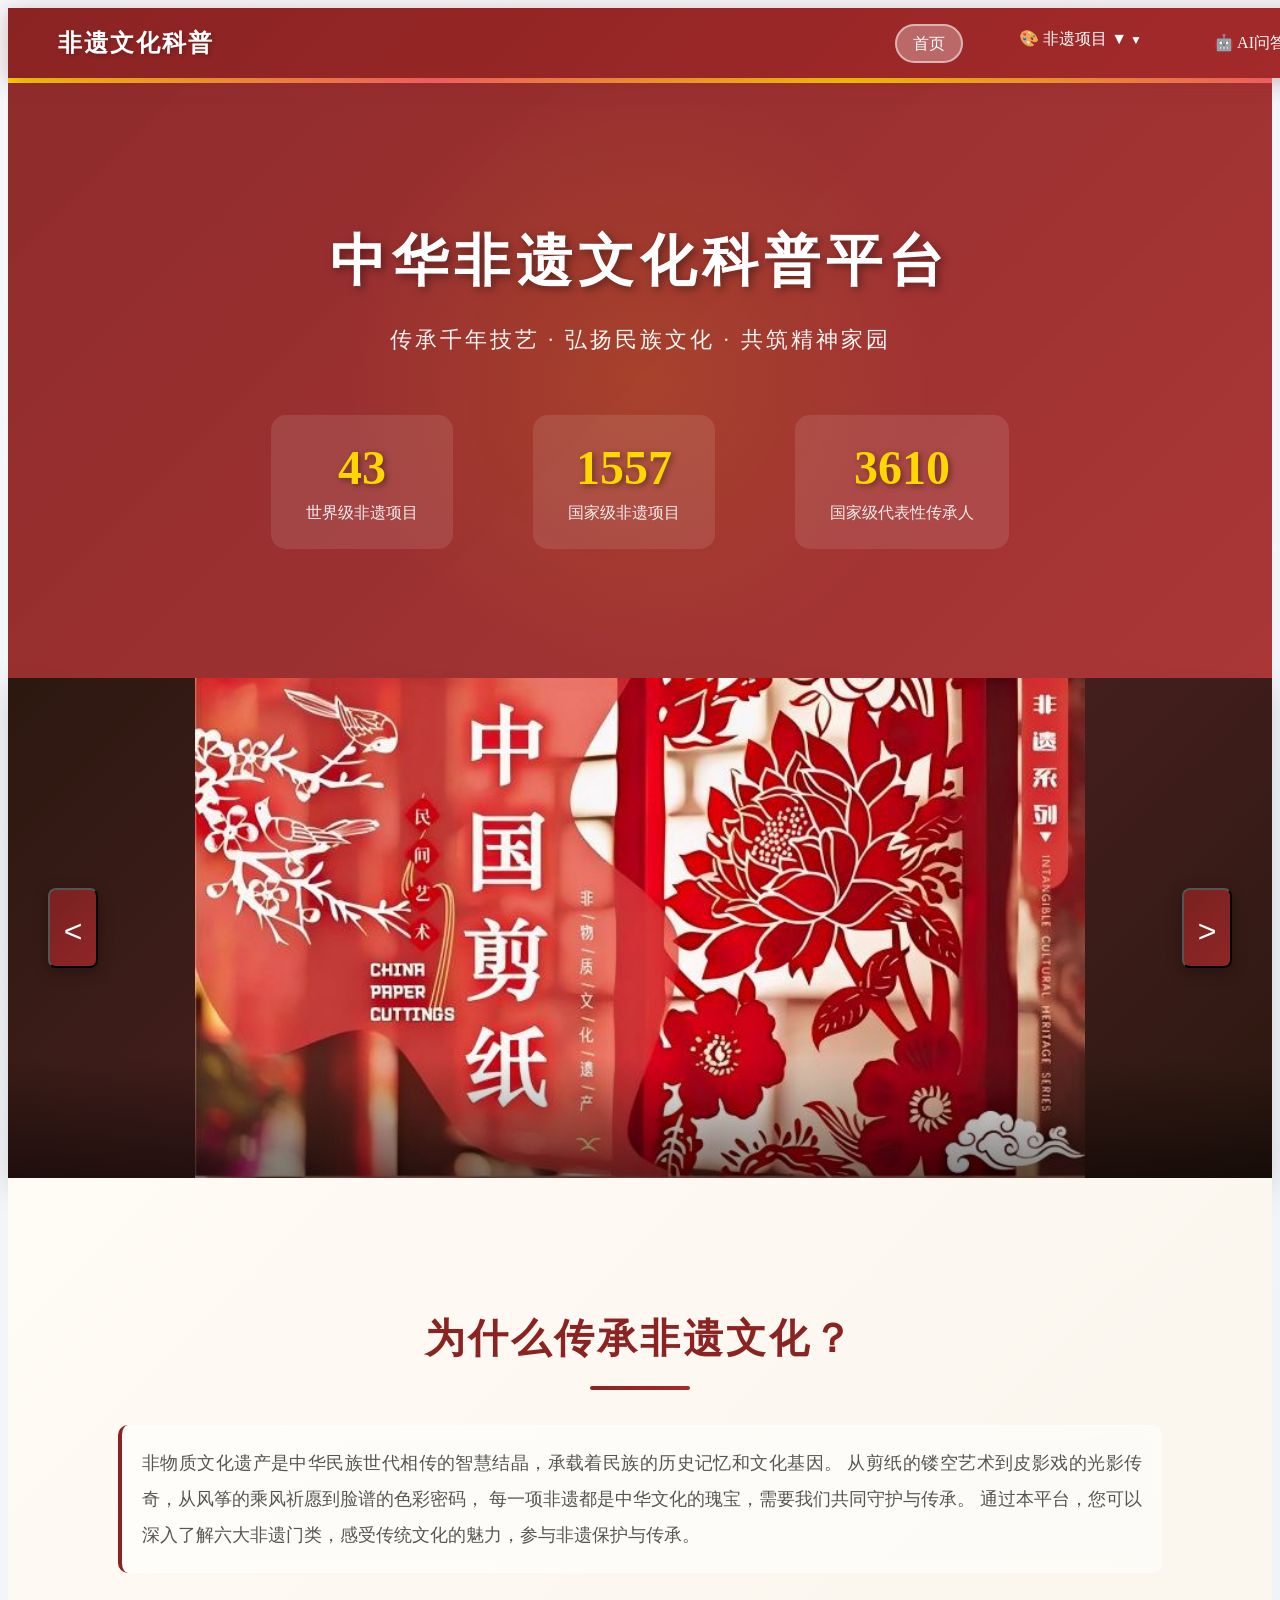
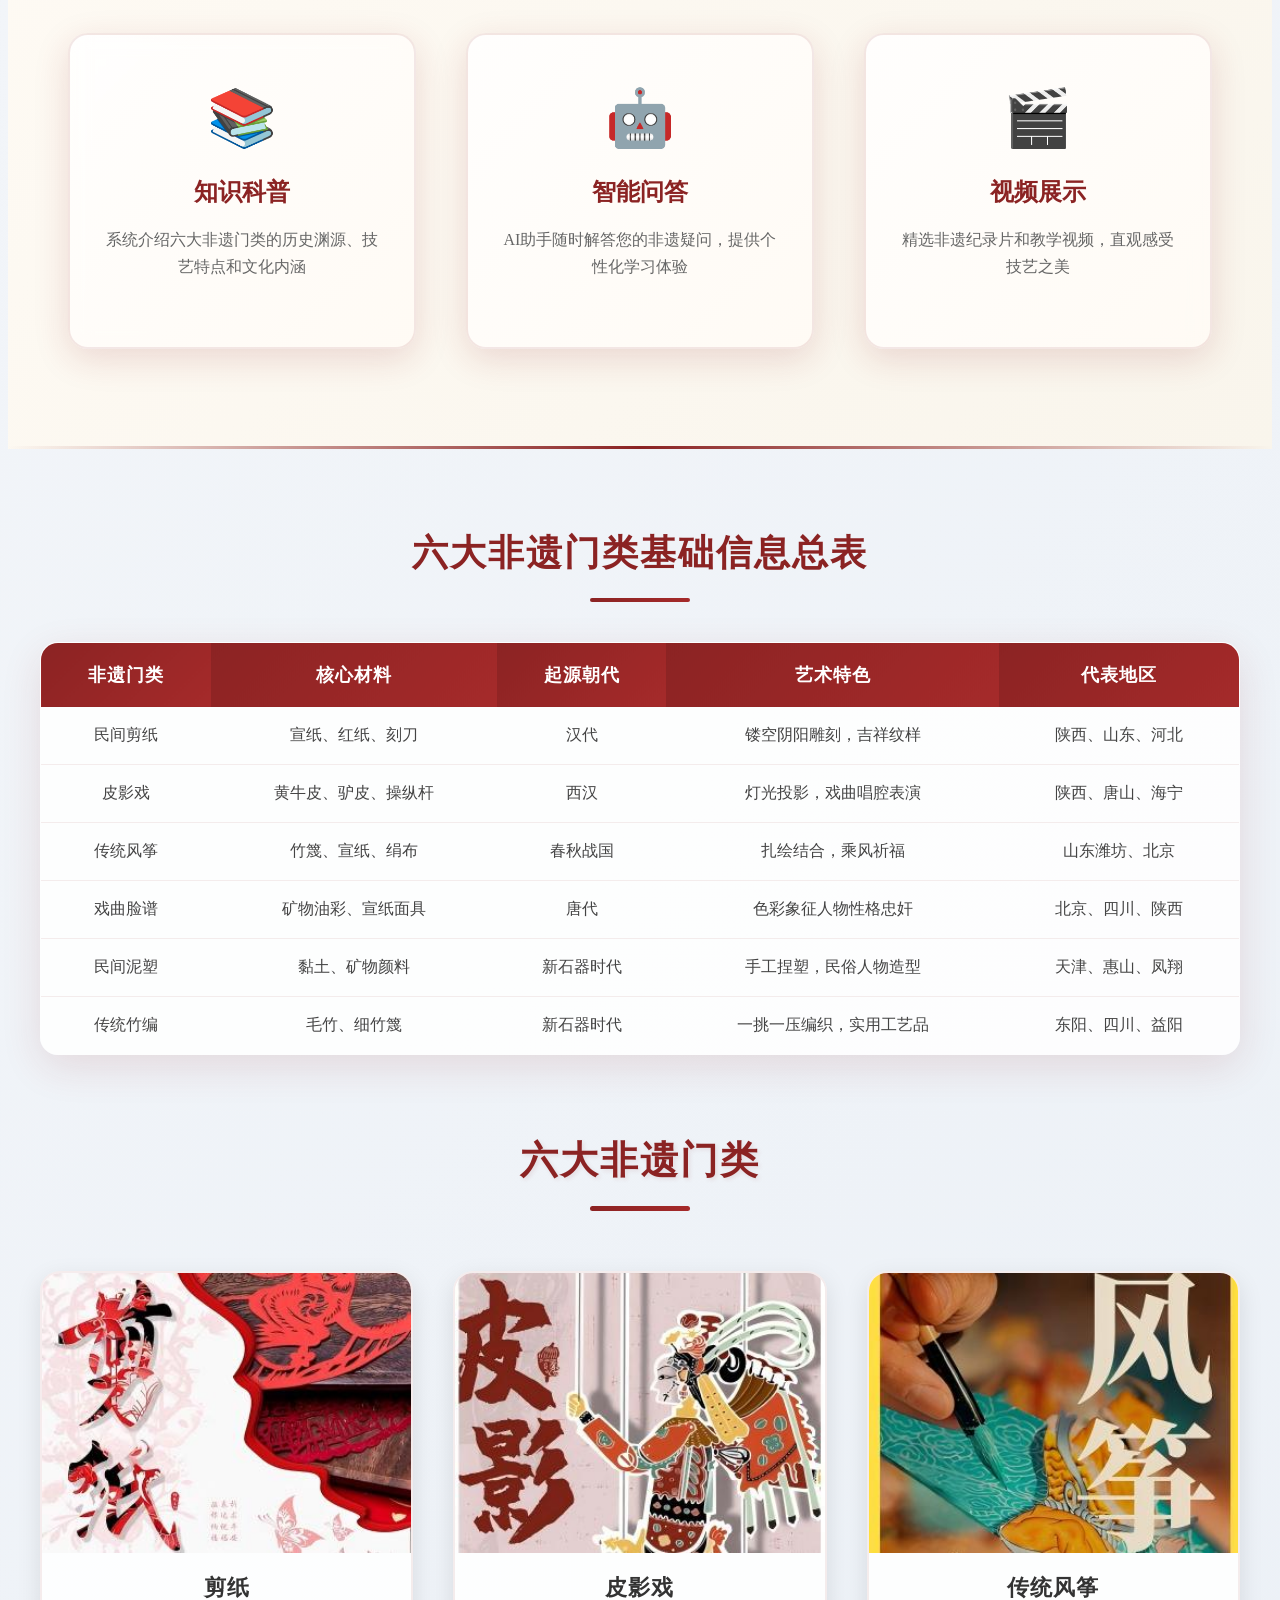
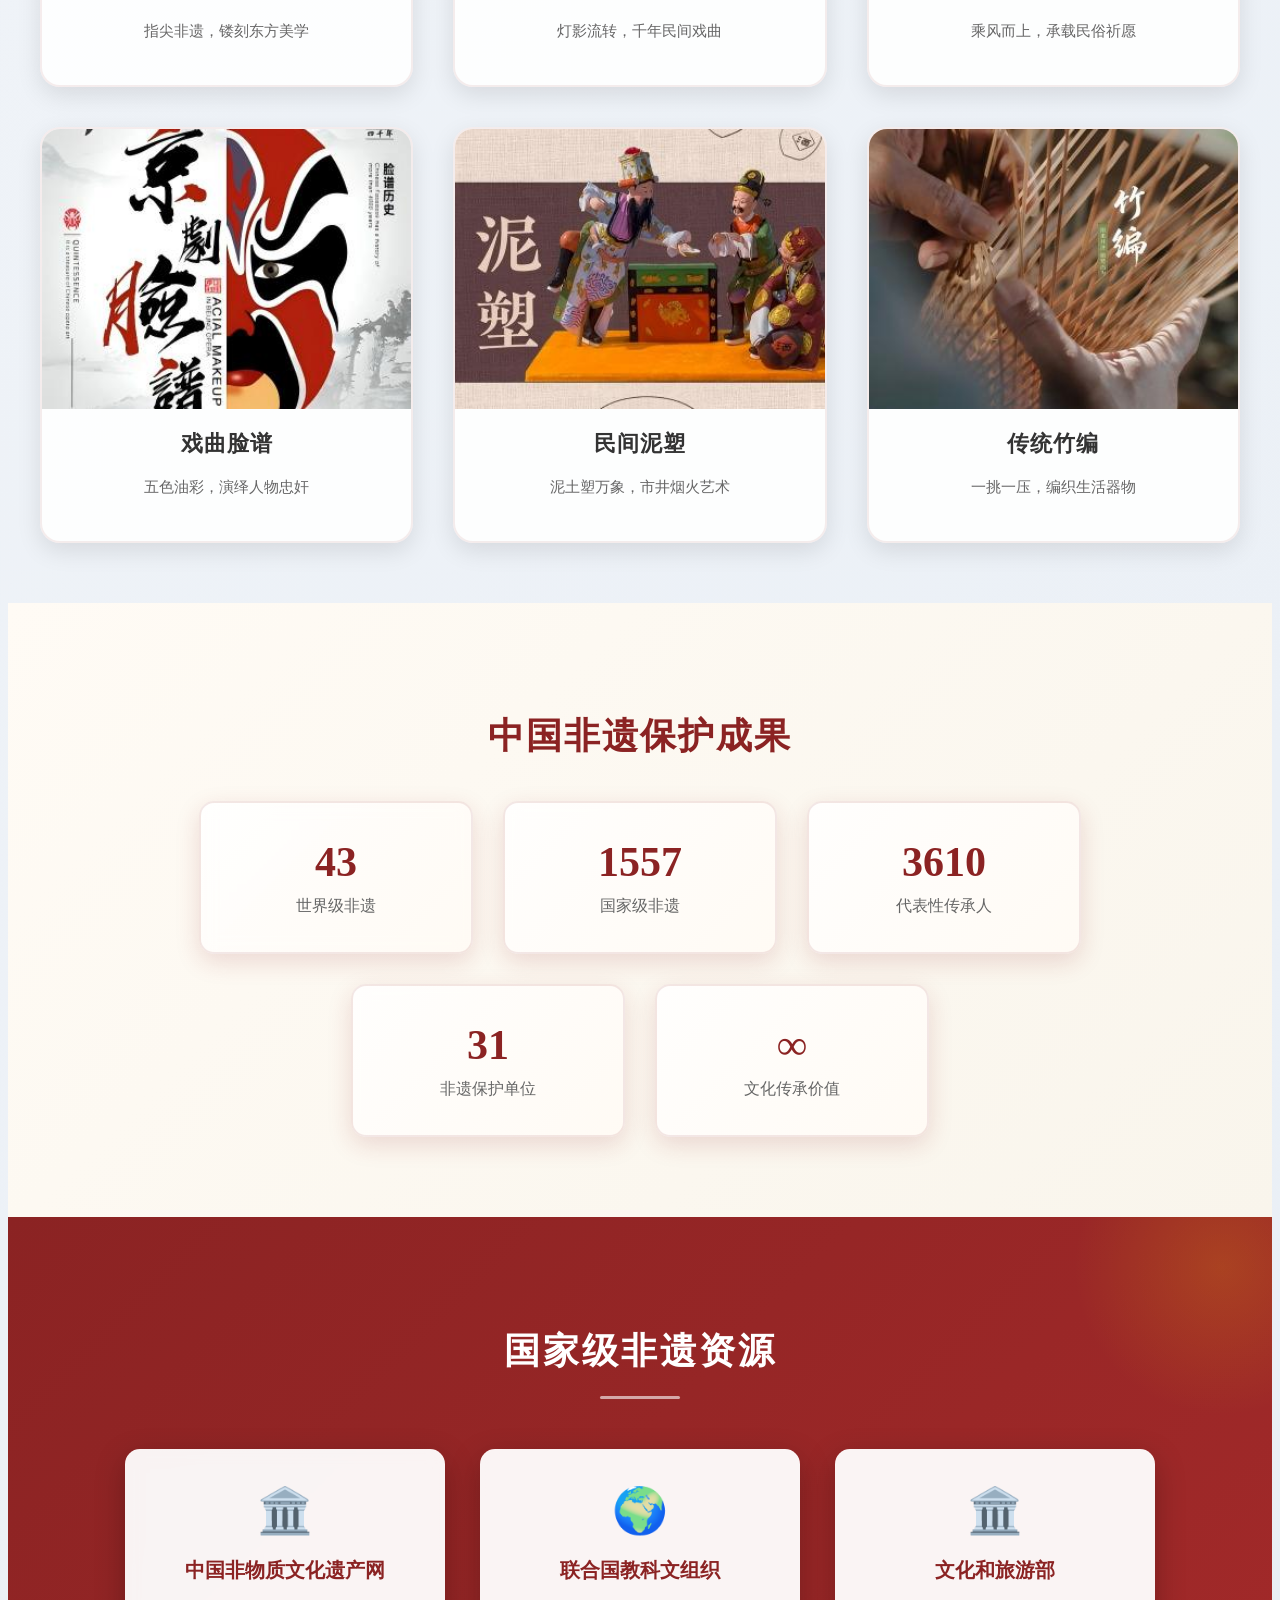
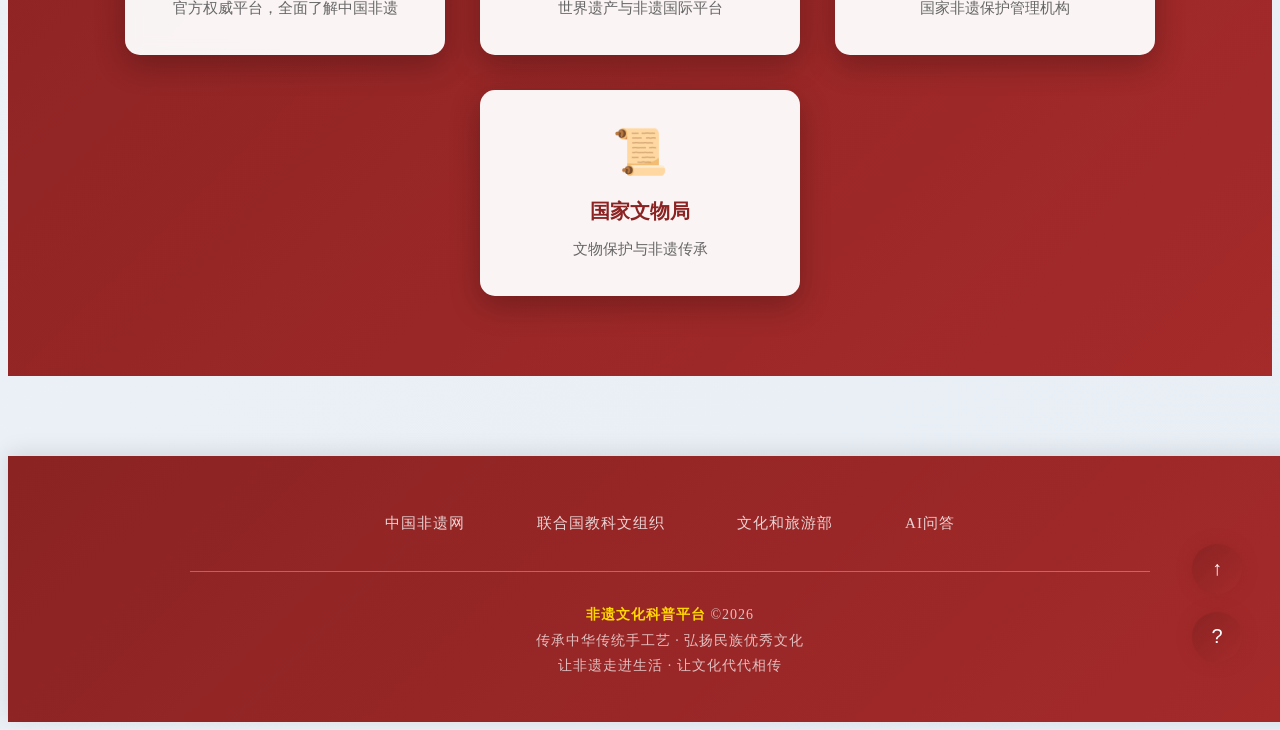
<file: index.html>
<!DOCTYPE html>
<html lang="zh-CN">
<head>
    <meta charset="UTF-8">
    <meta name="viewport" content="width=device-width, initial-scale=1.0">
    <meta name="description" content="???????? - ??????????????????????????">
    <meta name="keywords" content="??,???????,??,??,??,??,??,??,????">
    <title>非遗文化科普平台 - 传承中华传统文化</title>
    <link rel="stylesheet" href="css/style.css">
    <link rel="stylesheet" href="css/home.css">
</head>
<body>
    <!-- 粒子背景层 -->
    <div class="particle-box" id="particleBox"></div>
    <!-- 右侧悬浮按钮组 -->
    <div class="float-sidebar">
        <button class="float-btn" onclick="window.scrollTo({top:0,behavior:'smooth'})">↑</button>
        <button class="float-btn" onclick="alert('欢迎使用非遗科普平台！')">?</button>
    </div>
    <!-- 导航栏 -->
    <nav class="nav" aria-label="???">
        <div class="logo" role="banner">非遗文化科普</div>
        <div class="nav-list">
            <a href="" class="active" aria-current="page">首页</a>
            <div class="dropdown">
                <a>🎨 非遗项目 ▼</a>
                <div class="dropdown-content">
                    <a href="html/paper.html">✂️ 民间剪纸</a>
                    <a href="html/shadow.html">🎭 皮影戏</a>
                    <a href="html/kite.html">🪁 传统风筝</a>
                    <a href="html/face.html">🎨 戏曲脸谱</a>
                    <a href="html/clay.html">🏺 民间泥塑</a>
                    <a href="html/bamboo.html">🎋 传统竹编</a>
                </div>
            </div>
            <a href="html/ask.html">🤖 AI问答</a>
        </div>
    </nav>

    <!-- Hero区域 -->
    <section class="hero-section">
        <h1 class="hero-title">中华非遗文化科普平台</h1>
        <p class="hero-subtitle">传承千年技艺 · 弘扬民族文化 · 共筑精神家园</p>
        <div class="hero-stats">
            <div class="stat-item">
                <span class="stat-number">43</span>
                <span class="stat-label">世界级非遗项目</span>
            </div>
            <div class="stat-item">
                <span class="stat-number">1557</span>
                <span class="stat-label">国家级非遗项目</span>
            </div>
            <div class="stat-item">
                <span class="stat-number">3610</span>
                <span class="stat-label">国家级代表性传承人</span>
            </div>
        </div>
    </section>

    <!-- 轮播横幅 -->
    <main role="main">
    <section class="banner">
        <div class="banner-box">
            <img src="img/banner/banner1.jpg" alt="非遗轮播1" class="banner-item active">
            <img loading="lazy" src="img/banner/banner2.jpg" alt="非遗轮播2" class="banner-item">
            <img loading="lazy" src="img/banner/banner3.jpg" alt="非遗轮播3" class="banner-item">
            <img loading="lazy" src="img/banner/banner4.jpg" alt="非遗轮播4" class="banner-item">
        </div>
        <button class="banner-btn left" id="prev" aria-label="???">&lt;</button>
        <button class="banner-btn right" id="next" aria-label="???">&gt;</button>
    </section>

    <!-- 特色介绍区 -->
    <section class="intro-section">
        <h2 class="intro-title">为什么传承非遗文化？</h2>
        <p class="intro-text">
            非物质文化遗产是中华民族世代相传的智慧结晶，承载着民族的历史记忆和文化基因。
            从剪纸的镂空艺术到皮影戏的光影传奇，从风筝的乘风祈愿到脸谱的色彩密码，
            每一项非遗都是中华文化的瑰宝，需要我们共同守护与传承。
            通过本平台，您可以深入了解六大非遗门类，感受传统文化的魅力，参与非遗保护与传承。
        </p>
        <div class="intro-features">
            <div class="feature-box">
                <div class="feature-icon">📚</div>
                <h3 class="feature-title">知识科普</h3>
                <p class="feature-desc">系统介绍六大非遗门类的历史渊源、技艺特点和文化内涵</p>
            </div>
            <div class="feature-box">
                <div class="feature-icon">🤖</div>
                <h3 class="feature-title">智能问答</h3>
                <p class="feature-desc">AI助手随时解答您的非遗疑问，提供个性化学习体验</p>
            </div>
            <div class="feature-box">
                <div class="feature-icon">🎬</div>
                <h3 class="feature-title">视频展示</h3>
                <p class="feature-desc">精选非遗纪录片和教学视频，直观感受技艺之美</p>
            </div>
        </div>
    </section>

    <!-- 新增非遗门类数据表格 -->
    <section class="table-section">
        <h2 class="table-title">六大非遗门类基础信息总表</h2>
        <table class="data-table">
            <thead>
                <tr>
                    <th>非遗门类</th>
                    <th>核心材料</th>
                    <th>起源朝代</th>
                    <th>艺术特色</th>
                    <th>代表地区</th>
                </tr>
            </thead>
            <tbody>
                <tr>
                    <td>民间剪纸</td>
                    <td>宣纸、红纸、刻刀</td>
                    <td>汉代</td>
                    <td>镂空阴阳雕刻，吉祥纹样</td>
                    <td>陕西、山东、河北</td>
                </tr>
                <tr>
                    <td>皮影戏</td>
                    <td>黄牛皮、驴皮、操纵杆</td>
                    <td>西汉</td>
                    <td>灯光投影，戏曲唱腔表演</td>
                    <td>陕西、唐山、海宁</td>
                </tr>
                <tr>
                    <td>传统风筝</td>
                    <td>竹篾、宣纸、绢布</td>
                    <td>春秋战国</td>
                    <td>扎绘结合，乘风祈福</td>
                    <td>山东潍坊、北京</td>
                </tr>
                <tr>
                    <td>戏曲脸谱</td>
                    <td>矿物油彩、宣纸面具</td>
                    <td>唐代</td>
                    <td>色彩象征人物性格忠奸</td>
                    <td>北京、四川、陕西</td>
                </tr>
                <tr>
                    <td>民间泥塑</td>
                    <td>黏土、矿物颜料</td>
                    <td>新石器时代</td>
                    <td>手工捏塑，民俗人物造型</td>
                    <td>天津、惠山、凤翔</td>
                </tr>
                <tr>
                    <td>传统竹编</td>
                    <td>毛竹、细竹篾</td>
                    <td>新石器时代</td>
                    <td>一挑一压编织，实用工艺品</td>
                    <td>东阳、四川、益阳</td>
                </tr>
            </tbody>
        </table>
    </section>

    <!-- 非遗卡片展区 -->
    <section class="container">
        <h2 class="title">六大非遗门类</h2>
        <div class="card-wrap">
            <div class="card" onclick="goPage('paper')">
                <img loading="lazy" src="img/card/paper.jpg" alt="剪纸">
                <h3>剪纸</h3>
                <p>指尖非遗，镂刻东方美学</p>
            </div>
            <div class="card" onclick="goPage('shadow')">
                <img loading="lazy" src="img/card/shadow.jpg" alt="皮影">
                <h3>皮影戏</h3>
                <p>灯影流转，千年民间戏曲</p>
            </div>
            <div class="card" onclick="goPage('kite')">
                <img loading="lazy" src="img/card/kite.jpg" alt="风筝">
                <h3>传统风筝</h3>
                <p>乘风而上，承载民俗祈愿</p>
            </div>
            <div class="card" onclick="goPage('face')">
                <img loading="lazy" src="img/card/face.jpg" alt="脸谱">
                <h3>戏曲脸谱</h3>
                <p>五色油彩，演绎人物忠奸</p>
            </div>
            <div class="card" onclick="goPage('clay')">
                <img loading="lazy" src="img/card/clay.jpg" alt="泥塑">
                <h3>民间泥塑</h3>
                <p>泥土塑万象，市井烟火艺术</p>
            </div>
            <div class="card" onclick="goPage('bamboo')">
                <img loading="lazy" src="img/card/bamboo.jpg" alt="竹编">
                <h3>传统竹编</h3>
                <p>一挑一压，编织生活器物</p>
            </div>
        </div>
    </section>

    <!-- 数据展示区 -->
    <section class="data-section">
        <h2 class="data-title">中国非遗保护成果</h2>
        <div class="data-grid">
            <div class="data-item">
                <span class="data-number">43</span>
                <span class="data-label">世界级非遗</span>
            </div>
            <div class="data-item">
                <span class="data-number">1557</span>
                <span class="data-label">国家级非遗</span>
            </div>
            <div class="data-item">
                <span class="data-number">3610</span>
                <span class="data-label">代表性传承人</span>
            </div>
            <div class="data-item">
                <span class="data-number">31</span>
                <span class="data-label">非遗保护单位</span>
            </div>
            <div class="data-item">
                <span class="data-number">∞</span>
                <span class="data-label">文化传承价值</span>
            </div>
        </div>
    </section>

    <!-- 国家非遗链接区 -->
    <section class="links-section">
        <h2 class="links-title">国家级非遗资源</h2>
        <div class="links-grid">
            <a href="https://www.ihchina.cn/" target="_blank" class="link-card">
                <span class="link-icon">🏛️</span>
                <span class="link-title">中国非物质文化遗产网</span>
                <span class="link-desc">官方权威平台，全面了解中国非遗</span>
            </a>
            <a href="https://whc.unesco.org/" target="_blank" class="link-card">
                <span class="link-icon">🌍</span>
                <span class="link-title">联合国教科文组织</span>
                <span class="link-desc">世界遗产与非遗国际平台</span>
            </a>
            <a href="https://www.mct.gov.cn/" target="_blank" class="link-card">
                <span class="link-icon">🏛️</span>
                <span class="link-title">文化和旅游部</span>
                <span class="link-desc">国家非遗保护管理机构</span>
            </a>
            <a href="https://www.sach.gov.cn/" target="_blank" class="link-card">
                <span class="link-icon">📜</span>
                <span class="link-title">国家文物局</span>
                <span class="link-desc">文物保护与非遗传承</span>
            </a>
        </div>
    </section>

    <!-- 页脚 -->
    </main>

    <footer class="footer">
        <div class="footer-content">
            <div class="footer-links">
                <a href="https://www.ihchina.cn/" target="_blank" class="footer-link">中国非遗网</a>
                <a href="https://whc.unesco.org/" target="_blank" class="footer-link">联合国教科文组织</a>
                <a href="https://www.mct.gov.cn/" target="_blank" class="footer-link">文化和旅游部</a>
                <a href="html/ask.html" class="footer-link">AI问答</a>
            </div>
            <div class="footer-divider"></div>
            <p class="footer-text">
                <span class="footer-highlight">非遗文化科普平台</span> ©2026<br>
                传承中华传统手工艺 · 弘扬民族优秀文化<br>
                让非遗走进生活 · 让文化代代相传
            </p>
        </div>
    </footer>

    <script src="js/main.js"></script>
</body>
</html>
</file>
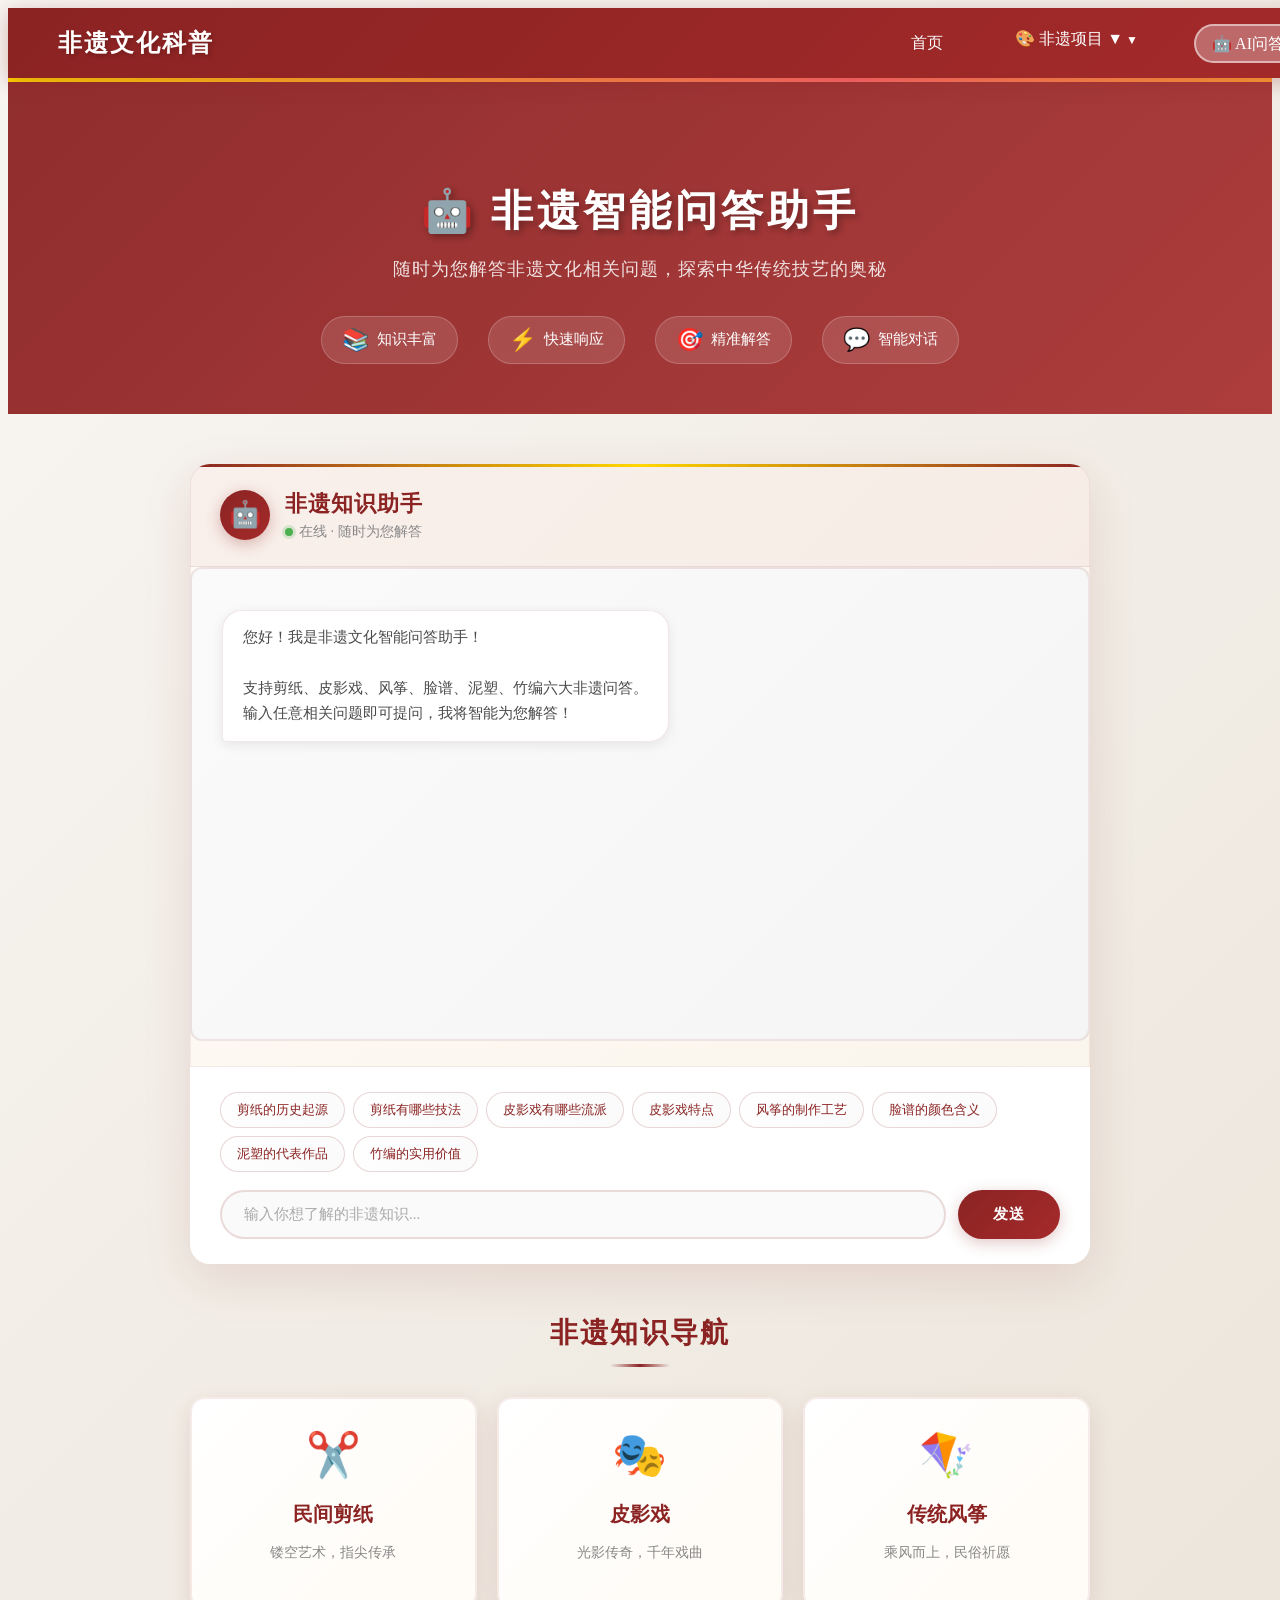
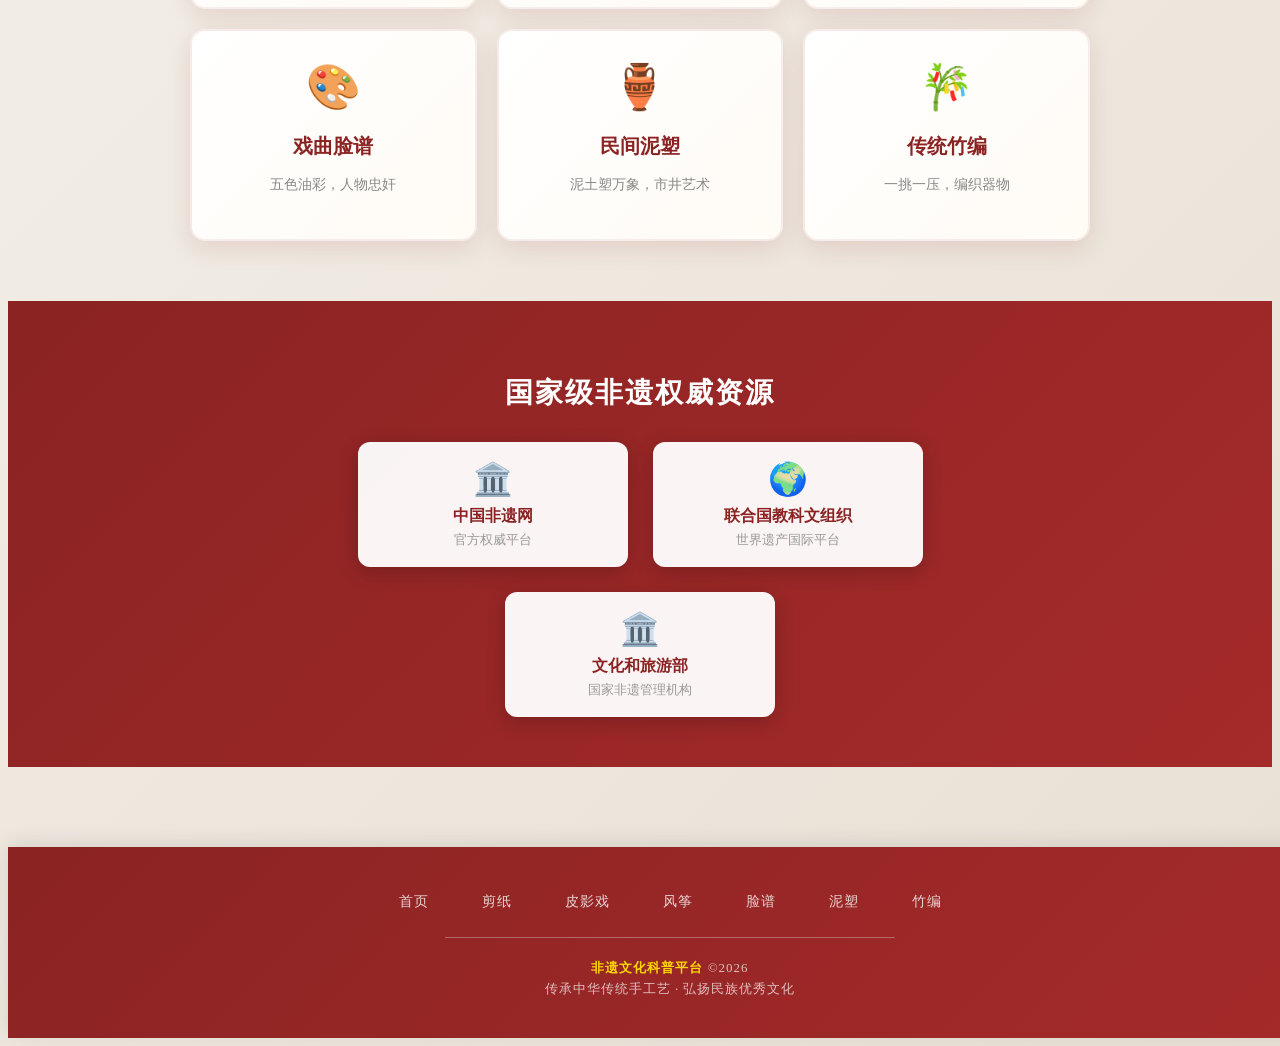
<file: html/ask.html>
<!DOCTYPE html>
<html lang="zh-CN">
<head>
    <meta charset="UTF-8">
    <meta name="viewport" content="width=device-width, initial-scale=1.0">
    <meta name="description" content="??AI?? - ????????????????????????????">
    <title>非遗AI问答 - 智能非遗知识助手</title>
    <link rel="stylesheet" href="../css/style.css">
    <link rel="stylesheet" href="../css/ask.css">
</head>
<body>
    <!-- 导航栏 -->
    <nav class="nav" aria-label="???">
        <div class="logo" role="banner">非遗文化科普</div>
        <div class="nav-list">
            <a href="../index.html">首页</a>
            <div class="dropdown">
                <a>🎨 非遗项目 ▼</a>
                <div class="dropdown-content">
                    <a href="paper.html">✂️ 民间剪纸</a>
                    <a href="shadow.html">🎭 皮影戏</a>
                    <a href="kite.html">🪁 传统风筝</a>
                    <a href="face.html">🎨 戏曲脸谱</a>
                    <a href="clay.html">🏺 民间泥塑</a>
                    <a href="bamboo.html">🎋 传统竹编</a>
                </div>
            </div>
            <a href="ask.html" class="active">🤖 AI问答</a>
        </div>
    </nav>

    <!-- AI助手头部介绍 -->
    <section class="ai-header">
        <h1>🤖 非遗智能问答助手</h1>
        <p>随时为您解答非遗文化相关问题，探索中华传统技艺的奥秘</p>
        <div class="features">
            <div class="feature">
                <span class="feature-icon">📚</span>
                <span class="feature-text">知识丰富</span>
            </div>
            <div class="feature">
                <span class="feature-icon">⚡</span>
                <span class="feature-text">快速响应</span>
            </div>
            <div class="feature">
                <span class="feature-icon">🎯</span>
                <span class="feature-text">精准解答</span>
            </div>
            <div class="feature">
                <span class="feature-icon">💬</span>
                <span class="feature-text">智能对话</span>
            </div>
        </div>
    </section>

    <!-- 问答聊天区域 -->
    <div class="chat-container">
        <div class="chat-header">
            <div class="chat-avatar">🤖</div>
            <div class="chat-info">
                <h2>非遗知识助手</h2>
                <div class="status">
                    <span class="status-dot"></span>
                    <span>在线 · 随时为您解答</span>
                </div>
            </div>
        </div>

        <div class="chat-area" id="chat-area">
            <div class="msg-ai">
                <span>您好！我是非遗文化智能问答助手！<br><br>支持剪纸、皮影戏、风筝、脸谱、泥塑、竹编六大非遗问答。<br>输入任意相关问题即可提问，我将智能为您解答！</span>
            </div>
        </div>

        <div class="chat-footer">
            <div class="hot-tags">
                <span onclick="quickAsk('剪纸的历史起源')">剪纸的历史起源</span>
                <span onclick="quickAsk('剪纸有哪些技法')">剪纸有哪些技法</span>
                <span onclick="quickAsk('皮影戏有哪些流派')">皮影戏有哪些流派</span>
                <span onclick="quickAsk('皮影戏特点')">皮影戏特点</span>
                <span onclick="quickAsk('风筝的制作工艺')">风筝的制作工艺</span>
                <span onclick="quickAsk('脸谱的颜色含义')">脸谱的颜色含义</span>
                <span onclick="quickAsk('泥塑的代表作品')">泥塑的代表作品</span>
                <span onclick="quickAsk('竹编的实用价值')">竹编的实用价值</span>
            </div>
            <div class="input-area">
                <input type="text" id="ask-input" placeholder="输入你想了解的非遗知识...">
                <button id="send-btn">发送</button>
            </div>
        </div>
    </div>

    <!-- 非遗知识导航区 -->
    <section class="nav-section">
        <h2 class="section-title">非遗知识导航</h2>
        <div class="nav-cards">
            <div class="nav-card" onclick="quickAsk('剪纸')">
                <span class="icon">✂️</span>
                <h3>民间剪纸</h3>
                <p>镂空艺术，指尖传承</p>
            </div>
            <div class="nav-card" onclick="quickAsk('皮影戏')">
                <span class="icon">🎭</span>
                <h3>皮影戏</h3>
                <p>光影传奇，千年戏曲</p>
            </div>
            <div class="nav-card" onclick="quickAsk('风筝')">
                <span class="icon">🪁</span>
                <h3>传统风筝</h3>
                <p>乘风而上，民俗祈愿</p>
            </div>
            <div class="nav-card" onclick="quickAsk('脸谱')">
                <span class="icon">🎨</span>
                <h3>戏曲脸谱</h3>
                <p>五色油彩，人物忠奸</p>
            </div>
            <div class="nav-card" onclick="quickAsk('泥塑')">
                <span class="icon">🏺</span>
                <h3>民间泥塑</h3>
                <p>泥土塑万象，市井艺术</p>
            </div>
            <div class="nav-card" onclick="quickAsk('竹编')">
                <span class="icon">🎋</span>
                <h3>传统竹编</h3>
                <p>一挑一压，编织器物</p>
            </div>
        </div>
    </section>

    <!-- 国家级非遗链接 -->
    <section class="official-section">
        <h2>国家级非遗权威资源</h2>
        <div class="official-links">
            <a href="https://www.ihchina.cn/" target="_blank" class="official-link">
                <span class="icon">🏛️</span>
                <span class="name">中国非遗网</span>
                <span class="desc">官方权威平台</span>
            </a>
            <a href="https://whc.unesco.org/" target="_blank" class="official-link">
                <span class="icon">🌍</span>
                <span class="name">联合国教科文组织</span>
                <span class="desc">世界遗产国际平台</span>
            </a>
            <a href="https://www.mct.gov.cn/" target="_blank" class="official-link">
                <span class="icon">🏛️</span>
                <span class="name">文化和旅游部</span>
                <span class="desc">国家非遗管理机构</span>
            </a>
        </div>
    </section>

    <!-- 页脚 -->
    <footer class="footer">
        <div class="footer-content">
            <div class="footer-links">
                <a href="../index.html" class="footer-link">首页</a>
                <a href="paper.html" class="footer-link">剪纸</a>
                <a href="shadow.html" class="footer-link">皮影戏</a>
                <a href="kite.html" class="footer-link">风筝</a>
                <a href="face.html" class="footer-link">脸谱</a>
                <a href="clay.html" class="footer-link">泥塑</a>
                <a href="bamboo.html" class="footer-link">竹编</a>
            </div>
            <div class="footer-divider"></div>
            <p class="footer-text">
                <span class="footer-highlight">非遗文化科普平台</span> ©2026<br>
                传承中华传统手工艺 · 弘扬民族优秀文化
            </p>
        </div>
    </footer>

    <!-- ========== 问答核心逻辑（保留不变） ========== -->
    <script>
        // 大类兜底科普（无精准匹配时自动输出）
        const baseInfo = {
            剪纸: "民间剪纸是我国国家级传统美术类非物质文化遗产，起源于汉代，距今已有两千多年历史。它以纸张为载体，通过剪、刻、镂、撕等技法创作镂空纹样，题材多为花鸟、吉祥纹样、民俗故事。剪纸观赏性强、寓意吉祥，广泛用于春节窗花、婚嫁喜花等民俗场景，是流传最广、最贴近百姓生活的民间艺术。",
            皮影戏: "皮影戏又称灯影戏，是国家级传统戏剧类非遗。以兽皮或纸板雕刻人物道具，借助灯光投射影子，艺人幕后操纵、搭配唱腔与器乐表演故事。集雕刻、绘画、戏曲、表演于一体，是古老的光影戏曲艺术，流传千年，流派众多。",
            风筝: "传统风筝是国家级传统技艺类非遗，古称纸鸢，起源于春秋战国。古人最初用于军事，后发展为民俗娱乐。依靠竹骨扎制、纸面彩绘、力学调校制成，造型多样、寓意吉祥，是兼具竞技、观赏、民俗价值的传统手工艺。",
            脸谱: "戏曲脸谱是传统戏曲标志性造型艺术，属于非遗传统美术范畴。通过固定色彩、纹样、线条区分人物性格、身份、善恶，是戏曲文化的视觉核心。脸谱承载传统伦理观念与民俗审美，是极具代表性的中华传统文化符号。",
            泥塑: "民间泥塑是国家级传统美术非遗，以天然黏土为原料，经揉泥、塑形、阴干、彩绘制成。造型夸张质朴、色彩明艳、题材接地气，多表现民俗生活、吉祥瑞兽、人物形象，是根植民间、烟火气十足的传统艺术。",
            竹编: "传统竹编是国家级传统技艺非遗，依托天然竹材，经劈丝、打磨、挑压编织制成各类器物。历史悠久、环保耐用，兼具实用性与观赏性，广泛用于生活器具、装饰工艺品，是古人就地取材、匠心造物的经典技艺。"
        };

        // 超大全精准题库
        const answerMap = {
            // 剪纸
            "剪纸的历史起源": "剪纸艺术起源于汉代，距今已有两千余年。早期多用于祭祀祈福、器物装饰；唐宋时期走入民间、全面普及；明清达到艺术鼎盛，技法、题材、样式完全成熟，是中国最古老、最普及的民间镂空艺术。",
            "剪纸有哪些技法": "传统剪纸核心技法包含剪、刻、镂、撕、烫五大类，行业遵循「圆、尖、方、缺、线」五字准则，讲究线条流畅、虚实结合，阴阳刻交替使用，层次丰富、造型精致。",
            "剪纸用途": "剪纸多用于春节窗花、婚嫁喜花、节日礼花、刺绣底样、民俗祭祀装饰等，每一种纹样都承载吉祥寓意，寄托百姓平安顺遂、富贵吉祥的美好愿望。",
            "剪纸流派": "中国剪纸南北风格差异明显：北方剪纸粗犷简练、色彩浓烈；南方剪纸细腻精巧、线条灵动，代表地区有陕西、山西、河北、浙江、广东等地剪纸。",

            // 皮影戏
            "皮影戏有哪些流派": "国内主流皮影流派：陕西皮影、唐山皮影、四川皮影、湖北皮影、北京皮影。陕西古朴精细，唐山唱腔优美，四川灵动俏皮，各有鲜明地域特色。",
            "皮影戏是怎么表演的": "皮影戏以白布为幕、灯光为源，艺人幕后手持操纵杆控制皮影动作，搭配地方戏曲唱腔、锣鼓伴奏，生动演绎历史典故、神话传说、民间故事。",
            "皮影戏特点": "皮影戏光影效果独特、造型古朴、唱腔地道、道具精美，是集雕刻、绘画、戏曲、表演于一体的综合性民间艺术，便携易演、适配乡村市井演出场景。",
            "皮影戏起源": "皮影戏始于西汉、兴于唐宋、盛于明清，是中国最早的光影表演艺术，已有两千年传承历史。",

            // 风筝
            "风筝的制作工艺": "传统风筝四步工艺：扎骨、整形、裱糊、彩绘。选用轻质竹材搭建对称骨架，调校平衡，裱糊坚韧纸面，手绘民俗吉祥纹样，讲究对称、轻盈、御风稳定。",
            "风筝的历史起源": "风筝古称纸鸢，起源于春秋时期，最初用于军事侦察、传递军情，汉代转为娱乐，唐宋全民盛行，明清工艺成熟，成为经典民俗活动。",
            "风筝流派": "知名风筝流派：潍坊风筝、北京沙燕风筝、天津风筝、江南风筝。其中潍坊风筝是中国最具代表性的传统风筝体系。",

            // 脸谱
            "脸谱的颜色含义": "红脸忠义英勇、黑脸刚正无私、白脸奸诈多疑、蓝脸勇猛桀骜、黄脸凶狠骁勇、绿脸侠义草莽，脸谱色彩是区分戏曲人物性格、身份、善恶的核心符号。",
            "脸谱作用": "脸谱能够直观塑造人物形象、区分忠奸善恶、强化戏曲表现力，是戏曲文化、传统审美、民俗文化的重要载体。",

            // 泥塑
            "泥塑的代表作品": "四大经典泥塑：天津泥人张人物泥塑、无锡惠山泥人、陕西凤翔泥塑、河南浚县泥咕咕，都是国家级非遗经典代表作。",
            "泥塑的制作过程": "选材揉泥→手工塑形→细节修整→自然阴干→矿物彩绘，全程手工制作，保留泥土质朴质感。",
            "泥塑特点": "造型夸张生动、色彩鲜艳浓烈、题材贴近民俗生活，质朴可爱、烟火气息浓厚。",

            // 竹编
            "竹编的实用价值": "竹编环保轻便、坚固透气，可制作收纳篮、竹席、竹扇、灯具、农具等生活器物，同时竹编工艺品雅致古朴，极具观赏与收藏价值。",
            "竹编技法": "传统竹编核心技法：人字编、十字编、挑压编、六角编、镂空编，变化丰富，可编织出各式纹理与造型。",
            "竹编历史": "竹编历史可追溯至新石器时代，历经数千年发展，贯穿古人衣食住行，是中华最古老的传统技艺之一。"
        };

        // 匹配关键词（优先级：精准匹配 > 关键词匹配 > 大类兜底）
        function getAnswer(question) {
            // 精准匹配优先
            if(answerMap[question]) return answerMap[question];

            // 关键词模糊匹配
            if(question.includes("剪纸")) return baseInfo["剪纸"];
            if(question.includes("皮影") || question.includes("皮影戏")) return baseInfo["皮影戏"];
            if(question.includes("风筝")) return baseInfo["风筝"];
            if(question.includes("脸谱")) return baseInfo["脸谱"];
            if(question.includes("泥塑")) return baseInfo["泥塑"];
            if(question.includes("竹编")) return baseInfo["竹编"];

            // 完全不匹配
            return "欢迎咨询非遗知识！您可以提问剪纸、皮影戏、传统风筝、戏曲脸谱、民间泥塑、传统竹编相关问题，我将为您详细科普。";
        }

        // 快速提问
        function quickAsk(text) {
            document.getElementById('ask-input').value = text;
            sendMessage();
        }

        // 发送消息
        function sendMessage() {
            const input = document.getElementById('ask-input');
            const chatArea = document.getElementById('chat-area');
            const question = input.value.trim();
            if(!question) return;

            // 用户消息
            chatArea.innerHTML += `<div class="msg-user"><span>${question}</span></div>`;
            // 加载
            chatArea.innerHTML += `<div class="msg-ai loading"><span class="loading-text">正在思考中</span></div>`;
            chatArea.scrollTop = chatArea.scrollHeight;
            input.value = "";

            setTimeout(() => {
                document.querySelector(".loading").remove();
                let ans = getAnswer(question);
                chatArea.innerHTML += `<div class="msg-ai"><span>${ans}</span></div>`;
                chatArea.scrollTop = chatArea.scrollHeight;
            }, 700);
        }

        // 绑定事件
        document.getElementById("send-btn").addEventListener("click", sendMessage);
        document.getElementById("ask-input").addEventListener("keydown", e => {
            if(e.key === "Enter") sendMessage();
        });
    </script>
</body>
</html>
</file>
<file: css/style.css>
﻿﻿* {
    margin: 0;
    padding: 0;
    box-sizing: border-box;
    font-family: "Microsoft Yahei", "PingFang SC", "Helvetica Neue", sans-serif;
}

body {
    background: linear-gradient(135deg, #f5f7fa 0%, #e8eef5 100%);
    min-height: 100vh;
    position: relative;
    z-index: 1;
}

a {
    text-decoration: none;
    color: #333;
    transition: all 0.3s ease;
}

ul {
    list-style: none;
}

img {
    width: 100%;
    display: block;
}

/* 导航栏 滚动磨砂切换样式 */
.nav {
    width: 100%;
    height: 70px;
    display: flex;
    align-items: center;
    justify-content: space-between;
    padding: 0 50px;
    position: sticky;
    top: 0;
    z-index: 99;
    transition: all 0.4s ease;
}
/* 滚动后半透明磨砂导航 */
.nav.scroll-active {
    background: rgba(139, 35, 35, 0.75);
    backdrop-filter: blur(12px);
    box-shadow: 0 4px 20px rgba(139, 35, 35, 0.25);
}
/* 初始纯色导航 */
.nav:not(.scroll-active) {
    background: linear-gradient(135deg, #8b2323 0%, #a52a2a 100%);
    box-shadow: 0 4px 20px rgba(139, 35, 35, 0.3);
}

.logo {
    color: #fff;
    font-size: 24px;
    font-weight: bold;
    text-shadow: 2px 2px 4px rgba(0, 0, 0, 0.2);
    letter-spacing: 2px;
}

.nav-list {
    display: flex;
    align-items: center;
}
.nav-list a {
    color: #fff;
    margin: 0 20px;
    font-size: 16px;
    padding: 8px 16px;
    border-radius: 20px;
    transition: all 0.3s ease;
}

.nav-list a:hover {
    background: rgba(255, 255, 255, 0.2);
    transform: translateY(-2px);
}

.nav-list a.active {
    background: rgba(255, 255, 255, 0.3);
    border: 2px solid rgba(255, 255, 255, 0.5);
    padding-bottom: 6px;
}

/* 下拉菜单 */
.dropdown {
    position: relative;
    display: inline-block;
}

.dropdown > a {
    cursor: pointer;
    display: inline-block;
    padding-bottom: 15px;
    position: relative;
}

.dropdown > a::before {
    content: '';
    position: absolute;
    top: 100%;
    left: -10px;
    right: -10px;
    height: 20px;
    z-index: 1001;
}

.dropdown-content {
    display: none;
    position: absolute;
    top: calc(100% + 5px);
    left: 50%;
    transform: translateX(-50%);
    background: linear-gradient(135deg, rgba(255,255,255,0.92) 0%, rgba(249,245,236,0.92) 100%);
    backdrop-filter: blur(10px);
    min-width: 180px;
    box-shadow: 0 8px 30px rgba(139, 35, 35, 0.25), inset 0 0 0 1px rgba(139, 35, 35, 0.1);
    border-radius: 12px;
    overflow: hidden;
    z-index: 1000;
    opacity: 0;
    transition: all 0.3s ease;
    padding-top: 5px;
}

.dropdown:hover .dropdown-content {
    display: block;
    opacity: 1;
    animation: dropdownShow 0.3s ease forwards;
}


/* ???????????? */
@keyframes gradientMove {
    0%, 100% { background-position: 0% 50%; }
    50% { background-position: 100% 50%; }
}
@keyframes dropdownShow {
    from {
        opacity: 0;
        transform: translateX(-50%) translateY(-10px);
    }
    to {
        opacity: 1;
        transform: translateX(-50%) translateY(0);
    }
}

.dropdown-content a {
    color: #8b2323 !important;
    padding: 14px 20px;
    text-decoration: none;
    display: block;
    font-size: 15px;
    transition: all 0.3s ease;
    border-bottom: 1px solid rgba(139, 35, 35, 0.1);
    margin: 0 !important;
    border-radius: 0 !important;
    text-align: left;
    letter-spacing: 1px;
}

.dropdown-content a:last-child {
    border-bottom: none;
}

.dropdown-content a:hover {
    background: linear-gradient(135deg, #8b2323, #a52a2a) !important;
    color: #fff !important;
    transform: translateX(5px);
    box-shadow: 0 4px 15px rgba(139, 35, 35, 0.3);
}

.dropdown > a::after {
    content: ' ▼';
    font-size: 12px;
}

/* 轮播区域 */
.banner {
    width: 100%;
    height: 500px;
    position: relative;
    overflow: hidden;
    box-shadow: 0 8px 30px rgba(0, 0, 0, 0.15);
    background: linear-gradient(135deg, #2c1810 0%, #4a2020 50%, #2c1810 100%);
}

/* ?????? */
.banner::after {
    content: "";
    position: absolute;
    bottom: 0;
    left: 0;
    right: 0;
    height: 120px;
    background: linear-gradient(transparent, rgba(0,0,0,0.5));
    pointer-events: none;
    z-index: 2;
}

.banner-box {
    width: 100%;
    height: 100%;
}

.banner-item {
    position: absolute;
    top: 0;
    left: 0;
    opacity: 0;
    transition: opacity 0.8s ease;
    width: 100%;
    height: 100%;
    object-fit: contain;
    object-position: center;
}

.banner-item.active {
    opacity: 1;
}

.banner-btn {
    z-index: 3;
    width: 50px;
    height: 80px;
    background: linear-gradient(135deg, rgba(139, 35, 35, 0.8), rgba(165, 42, 42, 0.8));
    backdrop-filter: blur(4px);
    color: #fff;
    font-size: 32px;
    text-align: center;
    line-height: 80px;
    cursor: pointer;
    position: absolute;
    top: 50%;
    transform: translateY(-50%);
    border-radius: 8px;
    transition: all 0.3s ease;
    box-shadow: 0 4px 15px rgba(0, 0, 0, 0.3);
}

.banner-btn:hover {
    background: linear-gradient(135deg, #8b2323, #a52a2a);
    transform: translateY(-50%) scale(1.1);
    box-shadow: 0 6px 20px rgba(139, 35, 35, 0.5);
}

.left {
    left: 40px;
}

.right {
    right: 40px;
}

/* 主体容器 */
.container {
    width: 1200px;
    margin: 60px auto;
}

.title {
    text-align: center;
    font-size: 38px;
    color: #8b2323;
    margin-bottom: 60px;
    font-weight: bold;
    text-shadow: 2px 2px 4px rgba(139, 35, 35, 0.1);
    position: relative;
    letter-spacing: 2px;
}

.title::after {
    content: '';
    display: block;
    width: 100px;
    height: 5px;
    background: linear-gradient(90deg, #8b2323, #a52a2a);
    margin: 20px auto 0;
    border-radius: 3px;
}

.card-wrap {
    display: grid;
    grid-template-columns: repeat(3, 1fr);
    gap: 40px;
    max-width: 1200px;
    margin: 0 auto;
}

.card {
    border: 2px solid rgba(139, 35, 35, 0.08);
    border-radius: 20px;
    overflow: hidden;
    cursor: pointer;
    transition: all 0.4s cubic-bezier(0.175, 0.885, 0.32, 1.275);
    background: rgba(255,255,255,0.88);
    backdrop-filter: blur(8px);
    box-shadow: 0 8px 25px rgba(0, 0, 0, 0.1);
    position: relative;
}

.card::before {
    content: '';
    position: absolute;
    top: 0;
    left: 0;
    right: 0;
    height: 4px;
    background: linear-gradient(90deg, #8b2323, #a52a2a);
    opacity: 0;
    transition: opacity 0.3s ease;
}

.card:hover::before {
    opacity: 1;
}

.card:hover {
    transform: translateY(-15px) scale(1.03);
    box-shadow: 0 20px 50px rgba(139, 35, 35, 0.25);
    border-color: rgba(139, 35, 35, 0.3);
}

.card img {
    width: 100%;
    height: 280px;
    object-fit: cover;
    transition: transform 0.5s ease;
    display: block;
}

.card:hover img {
    transform: scale(1.1);
}

.card h3 {
    text-align: center;
    margin: 20px 0 10px;
    color: #333;
    font-size: 22px;
    font-weight: bold;
    transition: color 0.3s ease;
    letter-spacing: 1px;
}

.card:hover h3 {
    color: #8b2323;
}

.card p {
    text-align: center;
    color: #666;
    padding: 0 15px 25px;
    font-size: 15px;
    line-height: 1.8;
}

/* 详情页面通用样式 */
.detail-wrap {
    width: 1200px;
    margin: 50px auto;
    display: flex;
    gap: 50px;
    background: rgba(255,255,255,0.9);
    backdrop-filter: blur(8px);
    padding: 40px;
    border-radius: 16px;
    box-shadow: 0 8px 30px rgba(0, 0, 0, 0.1);
}

.detail-img {
    width: 550px;
    border-radius: 12px;
    box-shadow: 0 4px 20px rgba(0, 0, 0, 0.15);
    transition: transform 0.3s ease;
}

.detail-img:hover {
    transform: scale(1.02);
}

.detail-text h2 {
    color: #8b2323;
    margin-bottom: 25px;
    font-size: 28px;
    font-weight: bold;
    text-shadow: 1px 1px 2px rgba(139, 35, 35, 0.1);
}

.detail-text p {
    line-height: 2;
    color: #444;
    font-size: 16px;
    margin-bottom: 15px;
}

.back-btn {
    display: inline-block;
    margin: 30px 0;
    padding: 12px 30px;
    background: linear-gradient(135deg, #8b2323, #a52a2a);
    color: #fff;
    border-radius: 25px;
    font-weight: bold;
    transition: all 0.3s ease;
    box-shadow: 0 4px 15px rgba(139, 35, 35, 0.3);
}

.back-btn:hover {
    transform: translateY(-3px);
    box-shadow: 0 6px 20px rgba(139, 35, 35, 0.4);
}

/* AI问答页 */
.ask-box {
    width: 1000px;
    margin: 60px auto;
    background: rgba(255,255,255,0.9);
    backdrop-filter: blur(8px);
    padding: 40px;
    border-radius: 16px;
    box-shadow: 0 8px 30px rgba(0, 0, 0, 0.1);
}

.chat-area {
    height: 450px;
    border: 2px solid rgba(139, 35, 35, 0.1);
    border-radius: 12px;
    padding: 25px;
    overflow-y: auto;
    margin-bottom: 25px;
    background: linear-gradient(135deg, #fafafa 0%, #f5f5f5 100%);
}

.chat-area::-webkit-scrollbar {
    width: 8px;
}

.chat-area::-webkit-scrollbar-track {
    background: #f1f1f1;
    border-radius: 4px;
}

.chat-area::-webkit-scrollbar-thumb {
    background: linear-gradient(135deg, #8b2323, #a52a2a);
    border-radius: 4px;
}

.msg-user {
    text-align: right;
    margin: 15px 0;
}

.msg-ai {
    text-align: left;
    margin: 15px 0;
}

.msg-user span {
    background: linear-gradient(135deg, #8b2323, #a52a2a);
    color: #fff;
    padding: 12px 20px;
    border-radius: 18px 18px 4px 18px;
    display: inline-block;
    box-shadow: 0 4px 12px rgba(139, 35, 35, 0.3);
    max-width: 70%;
    word-wrap: break-word;
}

.msg-ai span {
    background: #fff;
    padding: 12px 20px;
    border-radius: 18px 18px 18px 4px;
    display: inline-block;
    box-shadow: 0 2px 8px rgba(0, 0, 0, 0.1);
    max-width: 70%;
    word-wrap: break-word;
    border: 1px solid rgba(139, 35, 35, 0.1);
}

.hot-questions {
    margin-bottom: 25px;
    padding: 20px;
    background: linear-gradient(135deg, #fff5f5 0%, #fff0f0 100%);
    border-radius: 12px;
    border: 1px solid rgba(139, 35, 35, 0.1);
}

.hot-title {
    font-size: 16px;
    font-weight: bold;
    color: #8b2323;
    margin-bottom: 12px;
}

.hot-tags {
    display: flex;
    flex-wrap: wrap;
    gap: 10px;
}

.hot-tags span {
    padding: 8px 16px;
    background: linear-gradient(135deg, #fff, #fafafa);
    color: #8b2323;
    border: 1px solid rgba(139, 35, 35, 0.2);
    border-radius: 20px;
    cursor: pointer;
    font-size: 14px;
    transition: all 0.3s ease;
}

.hot-tags span:hover {
    background: linear-gradient(135deg, #8b2323, #a52a2a);
    color: #fff;
    border-color: transparent;
    transform: translateY(-2px);
    box-shadow: 0 4px 12px rgba(139, 35, 35, 0.3);
}

.input-area {
    display: flex;
    gap: 15px;
}

#ask-input {
    flex: 1;
    padding: 15px 20px;
    font-size: 16px;
    border: 2px solid rgba(139, 35, 35, 0.2);
    border-radius: 25px;
    transition: all 0.3s ease;
    outline: none;
}

#ask-input:focus {
    border-color: #8b2323;
    box-shadow: 0 0 0 3px rgba(139, 35, 35, 0.1);
}

#send-btn {
    padding: 0 40px;
    background: linear-gradient(135deg, #8b2323, #a52a2a);
    color: #fff;
    border: none;
    border-radius: 25px;
    cursor: pointer;
    font-weight: bold;
    font-size: 16px;
    transition: all 0.3s ease;
    box-shadow: 0 4px 15px rgba(139, 35, 35, 0.3);
}

#send-btn:hover {
    transform: translateY(-2px);
    box-shadow: 0 6px 20px rgba(139, 35, 35, 0.4);
}

/* 首页非遗表格通用样式 */
.table-section {
    width: 1200px;
    margin: 80px auto;
    padding: 0 20px;
}
.table-title {
    text-align: center;
    color: #8b2323;
    font-size: 36px;
    font-weight: bold;
    margin-bottom: 40px;
    letter-spacing: 2px;
    position: relative;
}
.table-title::after {
    content: '';
    display: block;
    width: 100px;
    height: 4px;
    background: linear-gradient(90deg,#8b2323,#a52a2a);
    margin: 20px auto 0;
    border-radius: 2px;
}
.data-table {
    width: 100%;
    border-collapse: collapse;
    background: rgba(255,255,255,0.85);
    backdrop-filter: blur(10px);
    border-radius: 18px;
    overflow: hidden;
    box-shadow: 0 12px 40px rgba(139,35,35,0.12);
    border: 1px solid rgba(139,35,35,0.1);
}
.data-table th {
    background: linear-gradient(135deg,#8b2323,#a52a2a);
    color: #fff;
    padding: 20px;
    font-size: 18px;
    letter-spacing: 1px;
}
.data-table td {
    padding: 18px;
    text-align: center;
    font-size: 16px;
    color: #444;
    border-bottom: 1px solid rgba(139,35,35,0.08);
    transition: all 0.3s ease;
}
.data-table tr:hover td {
    background: rgba(139,35,35,0.06);
}
.data-table tr:last-child td {
    border-bottom: none;
}

/* 页脚 */
.footer {
    width: 100%;
    background: linear-gradient(135deg, #2c2c2c 0%, #1a1a1a 100%);
    color: #fff;
    text-align: center;
    padding: 50px 30px 30px;
    margin-top: 80px;
    box-shadow: 0 -4px 20px rgba(0, 0, 0, 0.1);
    font-size: 15px;
    letter-spacing: 1px;
}

.footer-content {
    max-width: 1200px;
    margin: 0 auto;
}

.footer-links {
    display: flex;
    justify-content: center;
    gap: 40px;
    margin-bottom: 30px;
    flex-wrap: wrap;
}

.footer-link {
    color: rgba(255, 255, 255, 0.8);
    text-decoration: none;
    font-size: 15px;
    transition: all 0.3s ease;
    padding: 8px 16px;
    border-radius: 20px;
}

.footer-link:hover {
    color: #fff;
    background: rgba(255, 255, 255, 0.2);
}

.footer-divider {
    width: 80%;
    height: 1px;
    background: rgba(255, 255, 255, 0.3);
    margin: 30px auto;
}

.footer-text {
    color: rgba(255, 255, 255, 0.7);
    font-size: 14px;
    line-height: 1.8;
}

.footer-highlight {
    color: #ffd700;
    font-weight: bold;
}

/* 响应式设计 */
@media (max-width: 1250px) {
    .container,
    .detail-wrap,
    .ask-box,
    .table-section {
        width: 95%;
    }
}

@media (max-width: 768px) {
    .nav {
        padding: 0 15px;
        height: 60px;
    }

    .logo {
        font-size: 18px;
    }

    .nav-list {
        display: flex;
        flex-wrap: wrap;
        justify-content: center;
        gap: 5px;
    }

    .nav-list a {
        margin: 0;
        font-size: 13px;
        padding: 5px 10px;
        border-radius: 15px;
    }

    .banner {
        height: 350px;
    }

    .banner-btn {
        width: 40px;
        height: 60px;
        font-size: 24px;
        line-height: 60px;
    }

    .left {
        left: 20px;
    }

    .right {
        right: 20px;
    }

    .card-wrap {
        grid-template-columns: repeat(2, 1fr);
        gap: 20px;
    }

    .title {
        font-size: 26px;
    }

    .detail-wrap {
        flex-direction: column;
        padding: 25px;
    }

    .detail-img {
        width: 100%;
    }

    .ask-box {
        padding: 25px;
    }

    .chat-area {
        height: 350px;
    }
    .data-table th, .data-table td {
        padding: 12px 8px;
        font-size: 14px;
    }
}

@media (max-width: 480px) {
    .nav {
        height: auto;
        padding: 10px 15px;
        flex-direction: column;
        gap: 10px;
    }

    .logo {
        font-size: 16px;
        margin-bottom: 8px;
    }

    .nav-list {
        width: 100%;
        justify-content: space-around;
        gap: 3px;
    }

    .nav-list a {
        font-size: 11px;
        padding: 4px 6px;
        border-radius: 12px;
        flex: 1;
        text-align: center;
        min-width: 0;
    }

    .card-wrap {
        grid-template-columns: 1fr;
    }

    .banner {
        height: 250px;
    }
}
</file>
<file: css/home.css>
/* ?????? */
/* 全局页面载入淡入上浮动画 */
        html {
            scroll-behavior: smooth;
        }
        body {
            opacity: 0;
            transform: translateY(20px);
            animation: pageFadeIn 1s ease forwards;
        }
        @keyframes pageFadeIn {
            to { opacity: 1; transform: translateY(0); }
        }
        /* 粒子飘落背景容器 */
        .particle-box {
            position: fixed;
            top: 0;
            left: 0;
            width: 100%;
            height: 100%;
            pointer-events: none;
            z-index: 0;
            overflow: hidden;
        }
        .particle {
            position: absolute;
            background: rgba(139, 35, 35, 0.08);
            border-radius: 50%;
            animation: particleFall linear infinite;
        }
        @keyframes particleFall {
            0% {
                transform: translateY(-20px) rotate(0deg);
                opacity: 0;
            }
            10% { opacity: 1; }
            90% { opacity: 0.8; }
            100% {
                transform: translateY(100vh) rotate(360deg);
                opacity: 0;
            }
        }
        /* 右侧悬浮呼吸发光按钮 */
        .float-sidebar {
            position: fixed;
            right: 30px;
            bottom: 60px;
            z-index: 999;
            display: flex;
            flex-direction: column;
            gap: 18px;
        }
        .float-btn {
            width: 50px;
            height: 50px;
            border-radius: 50%;
            background: linear-gradient(135deg, #8b2323, #a52a2a);
            border: none;
            color: #fff;
            font-size: 20px;
            cursor: pointer;
            box-shadow: 0 0 15px rgba(139, 35, 35, 0.4);
            animation: breathe 3s ease-in-out infinite;
            transition: all 0.3s ease;
            backdrop-filter: blur(8px);
        }
        .float-btn:hover {
            transform: scale(1.15);
            box-shadow: 0 0 25px rgba(139, 35, 35, 0.6);
        }
        @keyframes breathe {
            0%,100% { box-shadow: 0 0 12px rgba(139, 35, 35, 0.35); }
            50% { box-shadow: 0 0 22px rgba(139, 35, 35, 0.6); }
        }
        /* 首页专属样式 */
        .hero-section {
            background: linear-gradient(135deg, rgba(139, 35, 35, 0.96) 0%, rgba(165, 42, 42, 0.94) 100%);
            padding: 100px 60px;
            text-align: center;
            position: relative;
            overflow: hidden;
            min-height: 400px;
            z-index: 1;
        }

        .hero-section::before {
            content: '';
            position: absolute;
            top: 0;
            left: 0;
            right: 0;
            height: 5px;
            background: linear-gradient(90deg, #ffd700, #ff6b6b, #ffd700, #ff6b6b);
            animation: gradientMove 3s ease infinite;
        }

        .hero-section::after {
            content: '';
            position: absolute;
            top: 50%;
            left: 50%;
            width: 600px;
            height: 600px;
            background: radial-gradient(circle, rgba(255, 215, 0, 0.1) 0%, transparent 70%);
            transform: translate(-50%, -50%);
            animation: pulse 4s ease-in-out infinite;
        }

        @keyframes pulse {
            0%, 100% { opacity: 0.3; transform: translate(-50%, -50%) scale(1); }
            50% { opacity: 0.5; transform: translate(-50%, -50%) scale(1.1); }
        }

        .hero-title {
            color: #fff;
            font-size: 56px;
            font-weight: bold;
            margin-bottom: 25px;
            text-shadow: 3px 3px 8px rgba(0, 0, 0, 0.4);
            letter-spacing: 6px;
            animation: fadeInUp 1s ease;
            position: relative;
            z-index: 1;
        }

        .hero-subtitle {
            color: rgba(255, 255, 255, 0.95);
            font-size: 22px;
            margin-bottom: 50px;
            letter-spacing: 3px;
            animation: fadeInUp 1s ease 0.3s both;
            position: relative;
            z-index: 1;
        }

        .hero-stats {
            display: flex;
            justify-content: center;
            gap: 80px;
            margin-top: 60px;
            animation: fadeInUp 1s ease 0.6s both;
            position: relative;
            z-index: 1;
        }

        .stat-item {
            text-align: center;
            background: rgba(255, 255, 255, 0.1);
            padding: 25px 35px;
            border-radius: 15px;
            backdrop-filter: blur(10px);
            transition: all 0.3s ease;
        }

        .stat-item:hover {
            transform: translateY(-5px);
            background: rgba(255, 255, 255, 0.15);
        }

        .stat-number {
            color: #ffd700;
            font-size: 48px;
            font-weight: bold;
            display: block;
            text-shadow: 2px 2px 6px rgba(0, 0, 0, 0.4);
            margin-bottom: 8px;
        }

        .stat-label {
            color: rgba(255, 255, 255, 0.9);
            font-size: 16px;
            font-weight: 500;
        }

        /* 特色介绍区 */
        .intro-section {
            background: linear-gradient(135deg, #fffbf5 0%, #f9f5ec 100%);
            padding: 100px 60px;
            text-align: center;
            position: relative;
            z-index: 1;
        }

        .intro-section::before {
            content: '';
            position: absolute;
            bottom: 0;
            left: 0;
            right: 0;
            height: 3px;
            background: linear-gradient(90deg, transparent, #8b2323, transparent);
        }

        .intro-title {
            color: #8b2323;
            font-size: 40px;
            font-weight: bold;
            margin-bottom: 35px;
            letter-spacing: 3px;
            position: relative;
        }

        .intro-title::after {
            content: '';
            display: block;
            width: 100px;
            height: 4px;
            background: linear-gradient(90deg, #8b2323, #a52a2a);
            margin: 20px auto 0;
            border-radius: 2px;
        }

        .intro-text {
            color: #555;
            font-size: 18px;
            line-height: 2;
            max-width: 1000px;
            margin: 0 auto 60px;
            text-align: justify;
            padding: 20px;
            background: rgba(255, 255, 255, 0.5);
            border-radius: 10px;
            border-left: 4px solid #8b2323;
            backdrop-filter: blur(6px);
        }

        .intro-features {
            display: flex;
            justify-content: center;
            gap: 50px;
            margin-top: 50px;
        }

        .feature-box {
            background: linear-gradient(135deg, rgba(255,255,255,0.85) 0%, rgba(255,251,245,0.85) 100%);
            backdrop-filter: blur(10px);
            padding: 50px 35px;
            border-radius: 20px;
            box-shadow: 0 10px 35px rgba(139, 35, 35, 0.15);
            transition: all 0.4s cubic-bezier(0.175, 0.885, 0.32, 1.275);
            width: 300px;
            border: 2px solid rgba(139, 35, 35, 0.1);
            position: relative;
            overflow: hidden;
        }

        .feature-box::before {
            content: '';
            position: absolute;
            top: 0;
            left: 0;
            right: 0;
            height: 4px;
            background: linear-gradient(90deg, #8b2323, #a52a2a);
            opacity: 0;
            transition: opacity 0.3s ease;
        }

        .feature-box:hover {
            transform: translateY(-15px) scale(1.03);
            box-shadow: 0 20px 50px rgba(139, 35, 35, 0.25);
            border-color: rgba(139, 35, 35, 0.3);
        }

        .feature-box:hover::before {
            opacity: 1;
        }

        .feature-icon {
            font-size: 56px;
            margin-bottom: 25px;
            display: block;
            animation: float 3s ease-in-out infinite;
        }

        @keyframes float {
            0%, 100% { transform: translateY(0); }
            50% { transform: translateY(-10px); }
        }

        .feature-title {
            color: #8b2323;
            font-size: 24px;
            font-weight: bold;
            margin-bottom: 18px;
        }

        .feature-desc {
            color: #666;
            font-size: 16px;
            line-height: 1.7;
        }

        /* 非遗数据表格 新增 */
        .table-section {
            width: 1200px;
            margin: 80px auto;
            padding: 0 20px;
            position: relative;
            z-index: 1;
        }
        .table-title {
            text-align: center;
            color: #8b2323;
            font-size: 36px;
            font-weight: bold;
            margin-bottom: 40px;
            letter-spacing: 2px;
            position: relative;
        }
        .table-title::after {
            content: '';
            display: block;
            width: 100px;
            height: 4px;
            background: linear-gradient(90deg,#8b2323,#a52a2a);
            margin: 20px auto 0;
            border-radius: 2px;
        }
        .data-table {
            width: 100%;
            border-collapse: collapse;
            background: rgba(255,255,255,0.85);
            backdrop-filter: blur(10px);
            border-radius: 18px;
            overflow: hidden;
            box-shadow: 0 12px 40px rgba(139,35,35,0.12);
            border: 1px solid rgba(139,35,35,0.1);
        }
        .data-table th {
            background: linear-gradient(135deg,#8b2323,#a52a2a);
            color: #fff;
            padding: 20px;
            font-size: 18px;
            letter-spacing: 1px;
        }
        .data-table td {
            padding: 18px;
            text-align: center;
            font-size: 16px;
            color: #444;
            border-bottom: 1px solid rgba(139,35,35,0.08);
            transition: all 0.3s ease;
        }
        .data-table tr:hover td {
            background: rgba(139,35,35,0.06);
        }
        .data-table tr:last-child td {
            border-bottom: none;
        }

        /* 国家非遗链接区 */
        .links-section {
            background: linear-gradient(135deg, #8b2323 0%, #a52a2a 100%);
            padding: 80px 60px;
            text-align: center;
            position: relative;
            overflow: hidden;
            z-index: 1;
        }

        .links-section::before {
            content: '';
            position: absolute;
            top: -100px;
            right: -100px;
            width: 300px;
            height: 300px;
            background: radial-gradient(circle, rgba(255, 215, 0, 0.15) 0%, transparent 70%);
            animation: pulse 4s ease-in-out infinite;
        }

        .links-title {
            color: #fff;
            font-size: 36px;
            font-weight: bold;
            margin-bottom: 50px;
            letter-spacing: 3px;
            position: relative;
        }

        .links-title::after {
            content: '';
            display: block;
            width: 80px;
            height: 3px;
            background: rgba(255, 255, 255, 0.6);
            margin: 20px auto 0;
            border-radius: 2px;
        }

        .links-grid {
            display: flex;
            justify-content: center;
            gap: 35px;
            flex-wrap: wrap;
            position: relative;
            z-index: 1;
        }

        .link-card {
            background: rgba(255, 255, 255, 0.95);
            backdrop-filter: blur(8px);
            padding: 35px 30px;
            border-radius: 15px;
            box-shadow: 0 10px 30px rgba(0, 0, 0, 0.25);
            transition: all 0.4s cubic-bezier(0.175, 0.885, 0.32, 1.275);
            width: 260px;
            text-decoration: none;
            display: block;
            position: relative;
            overflow: hidden;
        }

        .link-card::before {
            content: '';
            position: absolute;
            top: 0;
            left: -100%;
            width: 100%;
            height: 100%;
            background: linear-gradient(90deg, transparent, rgba(139, 35, 35, 0.1), transparent);
            transition: left 0.5s ease;
        }

        .link-card:hover::before {
            left: 100%;
        }

        .link-card:hover {
            transform: translateY(-12px) scale(1.05);
            box-shadow: 0 15px 40px rgba(0, 0, 0, 0.35);
            background: #fff;
        }

        .link-icon {
            font-size: 45px;
            margin-bottom: 20px;
            display: block;
        }

        .link-title {
            color: #8b2323;
            font-size: 20px;
            font-weight: bold;
            margin-bottom: 12px;
            display: block;
        }

        .link-desc {
            color: #666;
            font-size: 15px;
            line-height: 1.6;
            display: block;
        }

        /* 数据展示区 */
        .data-section {
            background: linear-gradient(135deg, #fffbf5 0%, #f9f5ec 100%);
            padding: 80px 60px;
            position: relative;
            z-index: 1;
        }

        .data-title {
            color: #8b2323;
            font-size: 36px;
            font-weight: bold;
            text-align: center;
            margin-bottom: 40px;
            letter-spacing: 2px;
        }

        .data-grid {
            display: flex;
            justify-content: center;
            gap: 30px;
            flex-wrap: wrap;
        }

        .data-item {
            background: linear-gradient(135deg, rgba(255,255,255,0.85) 0%, rgba(255,251,245,0.85) 100%);
            backdrop-filter: blur(8px);
            padding: 35px;
            border-radius: 15px;
            box-shadow: 0 8px 25px rgba(139, 35, 35, 0.15);
            text-align: center;
            width: 200px;
            transition: all 0.3s ease;
            border: 2px solid rgba(139, 35, 35, 0.1);
        }

        .data-item:hover {
            transform: translateY(-5px);
            box-shadow: 0 12px 30px rgba(139, 35, 35, 0.2);
        }

        .data-number {
            color: #8b2323;
            font-size: 42px;
            font-weight: bold;
            display: block;
            margin-bottom: 10px;
        }

        .data-label {
            color: #666;
            font-size: 16px;
        }

        /* 页脚美化 */
        .footer {
            background: linear-gradient(135deg, #8b2323 0%, #a52a2a 100%);
            padding: 50px 30px 30px;
            color: #fff;
            text-align: center;
            position: relative;
            z-index: 1;
        }

        .footer-content {
            max-width: 1200px;
            margin: 0 auto;
        }

        .footer-links {
            display: flex;
            justify-content: center;
            gap: 40px;
            margin-bottom: 30px;
            flex-wrap: wrap;
        }

        .footer-link {
            color: rgba(255, 255, 255, 0.8);
            text-decoration: none;
            font-size: 15px;
            transition: all 0.3s ease;
            padding: 8px 16px;
            border-radius: 20px;
        }

        .footer-link:hover {
            color: #fff;
            background: rgba(255, 255, 255, 0.2);
        }

        .footer-divider {
            width: 80%;
            height: 1px;
            background: rgba(255, 255, 255, 0.3);
            margin: 30px auto;
        }

        .footer-text {
            color: rgba(255, 255, 255, 0.7);
            font-size: 14px;
            line-height: 1.8;
        }

        .footer-highlight {
            color: #ffd700;
            font-weight: bold;
        }

        /* 动画 */
        @keyframes fadeInUp {
            from {
                opacity: 0;
                transform: translateY(30px);
            }
            to {
                opacity: 1;
                transform: translateY(0);
            }
        }

        
            50% { background-position: 100% 50%; }
        }

        /* 响应式 */
        @media (max-width: 768px) {
            .hero-title { font-size: 32px; }
            .hero-subtitle { font-size: 16px; }
            .hero-stats { gap: 30px; flex-wrap: wrap; }
            .stat-number { font-size: 28px; }
            .intro-features { flex-wrap: wrap; }
            .feature-box { width: 100%; max-width: 300px; }
            .links-grid { gap: 20px; }
            .link-card { width: 100%; max-width: 280px; }
            .data-grid { gap: 20px; }
            .data-item { width: 100%; max-width: 180px; }
            .table-section { width: 95%; }
            .data-table th, .data-table td { padding: 12px 8px; font-size: 14px; }
            .float-sidebar { right:15px; }
            .float-btn { width:42px;height:42px;font-size:16px; }
        }
</file>
<file: css/ask.css>
/* AI??????? */
body {
            font-family: "Microsoft YaHei", "PingFang SC", "Noto Serif SC", "Songti SC", serif;
            background: linear-gradient(135deg, #f8f6f2 0%, #f0ebe3 50%, #e8e0d4 100%);
            min-height: 100vh;
        }

        /* ==================== 头部介绍区 ==================== */
        .ai-header {
            background: linear-gradient(135deg, rgba(139, 35, 35, 0.95) 0%, rgba(165, 42, 42, 0.9) 100%);
            padding: 70px 50px 50px;
            text-align: center;
            position: relative;
            overflow: hidden;
        }

        .ai-header::before {
            content: '';
            position: absolute;
            top: 0;
            left: 0;
            right: 0;
            height: 4px;
            background: linear-gradient(90deg, #ffd700, #ff6b6b, #ffd700, #ff6b6b);
            animation: gradientMove 3s ease infinite;
            background-size: 200% 200%;
        }

        .ai-header h1 {
            color: #fff;
            font-size: 42px;
            font-weight: bold;
            margin-bottom: 12px;
            text-shadow: 3px 3px 6px rgba(0, 0, 0, 0.3);
            letter-spacing: 4px;
        }

        .ai-header p {
            color: rgba(255, 255, 255, 0.85);
            font-size: 18px;
            letter-spacing: 1px;
            margin-bottom: 35px;
        }

        .ai-header .features {
            display: flex;
            justify-content: center;
            gap: 30px;
            flex-wrap: wrap;
        }

        .ai-header .feature {
            display: flex;
            align-items: center;
            gap: 8px;
            background: rgba(255, 255, 255, 0.12);
            padding: 10px 20px;
            border-radius: 25px;
            border: 1px solid rgba(255, 255, 255, 0.2);
            transition: all 0.3s ease;
            cursor: default;
        }

        .ai-header .feature:hover {
            background: rgba(255, 255, 255, 0.2);
            transform: translateY(-2px);
        }

        .ai-header .feature-icon {
            font-size: 22px;
        }

        .ai-header .feature-text {
            color: #fff;
            font-size: 15px;
            font-weight: 500;
        }

        /* ==================== 问答主区域 ==================== */
        .chat-container {
            max-width: 900px;
            margin: 50px auto;
            background: linear-gradient(135deg, #fffbf5 0%, #f9f5ec 100%);
            border-radius: 20px;
            box-shadow: 0 15px 50px rgba(139, 35, 35, 0.12), inset 0 0 0 1px rgba(139, 35, 35, 0.08);
            overflow: hidden;
            position: relative;
        }

        .chat-container::before {
            content: '';
            position: absolute;
            top: 0;
            left: 0;
            right: 0;
            height: 3px;
            background: linear-gradient(90deg, #8b2323, #ffd700, #8b2323);
        }

        .chat-header {
            padding: 25px 30px;
            background: linear-gradient(135deg, rgba(139, 35, 35, 0.05) 0%, rgba(165, 42, 42, 0.05) 100%);
            border-bottom: 1px solid rgba(139, 35, 35, 0.1);
            display: flex;
            align-items: center;
            gap: 15px;
        }

        .chat-avatar {
            width: 50px;
            height: 50px;
            border-radius: 50%;
            background: linear-gradient(135deg, #8b2323, #a52a2a);
            display: flex;
            align-items: center;
            justify-content: center;
            font-size: 26px;
            box-shadow: 0 4px 15px rgba(139, 35, 35, 0.3);
        }

        .chat-info h2 {
            color: #8b2323;
            font-size: 22px;
            font-weight: 700;
            margin: 0 0 4px 0;
            letter-spacing: 1px;
        }

        .chat-info .status {
            display: flex;
            align-items: center;
            gap: 6px;
            font-size: 14px;
            color: #888;
        }

        .status-dot {
            width: 8px;
            height: 8px;
            background: #4caf50;
            border-radius: 50%;
            box-shadow: 0 0 0 3px rgba(76, 175, 80, 0.2);
            animation: pulse 2s infinite;
        }

        /* 聊天区域 */
        .chat-area {
            height: 420px;
            padding: 25px 30px;
            overflow-y: auto;
            background: linear-gradient(135deg, #fafafa 0%, #f5f5f5 100%);
        }

        .chat-area::-webkit-scrollbar {
            width: 6px;
        }

        .chat-area::-webkit-scrollbar-track {
            background: transparent;
        }

        .chat-area::-webkit-scrollbar-thumb {
            background: rgba(139, 35, 35, 0.3);
            border-radius: 3px;
        }

        .msg-user {
            text-align: right;
            margin: 16px 0;
            animation: slideInRight 0.4s ease;
        }

        .msg-ai {
            text-align: left;
            margin: 16px 0;
            animation: slideInLeft 0.4s ease;
        }

        .msg-user span {
            background: linear-gradient(135deg, #8b2323, #a52a2a);
            color: #fff;
            padding: 14px 20px;
            border-radius: 20px 20px 5px 20px;
            display: inline-block;
            box-shadow: 0 5px 15px rgba(139, 35, 35, 0.25);
            max-width: 75%;
            word-wrap: break-word;
            font-size: 15px;
            line-height: 1.7;
        }

        .msg-ai span {
            background: #fff;
            color: #4a4a4a;
            padding: 14px 20px;
            border-radius: 20px 20px 20px 5px;
            display: inline-block;
            box-shadow: 0 3px 12px rgba(0, 0, 0, 0.08);
            max-width: 75%;
            word-wrap: break-word;
            border: 1px solid rgba(139, 35, 35, 0.1);
            font-size: 15px;
            line-height: 1.7;
        }

        .msg-ai.loading span {
            color: #8b2323;
            font-style: italic;
            background: rgba(139, 35, 35, 0.05);
        }

        /* 底部输入区 */
        .chat-footer {
            padding: 25px 30px;
            background: #fff;
            border-top: 1px solid rgba(139, 35, 35, 0.1);
        }

        .hot-tags {
            margin-bottom: 18px;
            display: flex;
            flex-wrap: wrap;
            gap: 8px;
        }

        .hot-tags span {
            padding: 8px 16px;
            background: linear-gradient(135deg, #fff, #fafafa);
            color: #8b2323;
            border: 1.5px solid rgba(139, 35, 35, 0.18);
            border-radius: 20px;
            cursor: pointer;
            font-size: 13px;
            transition: all 0.3s ease;
            font-weight: 500;
            white-space: nowrap;
        }

        .hot-tags span:hover {
            background: linear-gradient(135deg, #8b2323, #a52a2a);
            color: #fff;
            border-color: transparent;
            transform: translateY(-2px);
            box-shadow: 0 4px 12px rgba(139, 35, 35, 0.25);
        }

        .input-area {
            display: flex;
            gap: 12px;
        }

        #ask-input {
            flex: 1;
            padding: 14px 22px;
            font-size: 15px;
            border: 2px solid rgba(139, 35, 35, 0.15);
            border-radius: 25px;
            transition: all 0.3s ease;
            outline: none;
            background: #fafafa;
            font-family: inherit;
            color: #333;
        }

        #ask-input:focus {
            border-color: #8b2323;
            box-shadow: 0 0 0 4px rgba(139, 35, 35, 0.1);
            background: #fff;
        }

        #ask-input::placeholder {
            color: #aaa;
        }

        #send-btn {
            padding: 0 35px;
            background: linear-gradient(135deg, #8b2323, #a52a2a);
            color: #fff;
            border: none;
            border-radius: 25px;
            cursor: pointer;
            font-weight: 600;
            font-size: 15px;
            transition: all 0.3s ease;
            box-shadow: 0 4px 15px rgba(139, 35, 35, 0.25);
            letter-spacing: 1px;
            font-family: inherit;
            white-space: nowrap;
        }

        #send-btn:hover {
            transform: translateY(-2px);
            box-shadow: 0 6px 20px rgba(139, 35, 35, 0.35);
            background: linear-gradient(135deg, #a52a2a, #8b2323);
        }

        #send-btn:active {
            transform: translateY(0);
        }

        /* ==================== 非遗知识导航区 ==================== */
        .nav-section {
            max-width: 900px;
            margin: 0 auto 50px;
            padding: 0 20px;
        }

        .section-title {
            text-align: center;
            font-size: 28px;
            color: #8b2323;
            margin-bottom: 30px;
            font-weight: 700;
            letter-spacing: 2px;
            position: relative;
        }

        .section-title::after {
            content: '';
            display: block;
            width: 60px;
            height: 3px;
            background: linear-gradient(90deg, transparent, #8b2323, transparent);
            margin: 12px auto 0;
        }

        .nav-cards {
            display: grid;
            grid-template-columns: repeat(3, 1fr);
            gap: 20px;
        }

        .nav-card {
            background: linear-gradient(135deg, #fff 0%, #fffbf5 100%);
            padding: 30px 20px;
            border-radius: 15px;
            box-shadow: 0 8px 25px rgba(139, 35, 35, 0.12);
            border: 2px solid rgba(139, 35, 35, 0.08);
            cursor: pointer;
            transition: all 0.4s ease;
            text-align: center;
        }

        .nav-card:hover {
            transform: translateY(-8px);
            box-shadow: 0 15px 40px rgba(139, 35, 35, 0.2);
            border-color: rgba(139, 35, 35, 0.2);
        }

        .nav-card .icon {
            font-size: 44px;
            margin-bottom: 15px;
            display: block;
        }

        .nav-card h3 {
            color: #8b2323;
            font-size: 20px;
            font-weight: 700;
            margin-bottom: 8px;
        }

        .nav-card p {
            color: #888;
            font-size: 14px;
            line-height: 1.5;
        }

        /* ==================== 国家非遗链接 ==================== */
        .official-section {
            background: linear-gradient(135deg, #8b2323 0%, #a52a2a 100%);
            padding: 50px 30px;
            text-align: center;
            margin-top: 60px;
        }

        .official-section h2 {
            color: #fff;
            font-size: 28px;
            font-weight: bold;
            margin-bottom: 30px;
            letter-spacing: 2px;
        }

        .official-links {
            display: flex;
            justify-content: center;
            gap: 25px;
            flex-wrap: wrap;
            max-width: 800px;
            margin: 0 auto;
        }

        .official-link {
            background: rgba(255, 255, 255, 0.95);
            padding: 18px 25px;
            border-radius: 12px;
            box-shadow: 0 5px 20px rgba(0, 0, 0, 0.2);
            transition: all 0.3s ease;
            width: 220px;
            text-decoration: none;
            display: block;
        }

        .official-link:hover {
            transform: translateY(-6px) scale(1.02);
            box-shadow: 0 10px 30px rgba(0, 0, 0, 0.3);
            background: #fff;
        }

        .official-link .icon {
            font-size: 32px;
            margin-bottom: 8px;
            display: block;
        }

        .official-link .name {
            color: #8b2323;
            font-size: 16px;
            font-weight: bold;
            display: block;
        }

        .official-link .desc {
            color: #999;
            font-size: 13px;
            margin-top: 4px;
            display: block;
        }

        /* ==================== 页脚 ==================== */
        .footer {
            background: linear-gradient(135deg, #8b2323 0%, #a52a2a 100%);
            padding: 40px 30px 25px;
            color: #fff;
            text-align: center;
        }

        .footer-content {
            max-width: 900px;
            margin: 0 auto;
        }

        .footer-links {
            display: flex;
            justify-content: center;
            gap: 25px;
            margin-bottom: 20px;
            flex-wrap: wrap;
        }

        .footer-link {
            color: rgba(255, 255, 255, 0.8);
            text-decoration: none;
            font-size: 14px;
            transition: all 0.3s ease;
            padding: 6px 14px;
            border-radius: 20px;
        }

        .footer-link:hover {
            color: #fff;
            background: rgba(255, 255, 255, 0.2);
        }

        .footer-divider {
            width: 50%;
            height: 1px;
            background: rgba(255, 255, 255, 0.3);
            margin: 20px auto;
        }

        .footer-text {
            color: rgba(255, 255, 255, 0.7);
            font-size: 13px;
            line-height: 1.6;
        }

        .footer-highlight {
            color: #ffd700;
            font-weight: bold;
        }

        /* ==================== 动画 ==================== */
        @keyframes gradientMove {
            0%, 100% { background-position: 0% 50%; }
            50% { background-position: 100% 50%; }
        }

        @keyframes pulse {
            0%, 100% { opacity: 1; }
            50% { opacity: 0.5; }
        }

        @keyframes slideInRight {
            from { opacity: 0; transform: translateX(20px); }
            to { opacity: 1; transform: translateX(0); }
        }

        @keyframes slideInLeft {
            from { opacity: 0; transform: translateX(-20px); }
            to { opacity: 1; transform: translateX(0); }
        }

        /* ==================== 响应式 ==================== */
        @media (max-width: 768px) {
            .ai-header h1 { font-size: 30px; }
            .ai-header p { font-size: 16px; }
            .chat-container { width: 95%; margin: 30px auto; }
            .chat-area { height: 350px; padding: 20px; }
            .nav-cards { grid-template-columns: 1fr; }
            .input-area { flex-direction: column; }
            #send-btn { padding: 14px; }
            .msg-user span, .msg-ai span { max-width: 85%; }
            .official-link { width: 100%; max-width: 280px; }
        }
</file>
